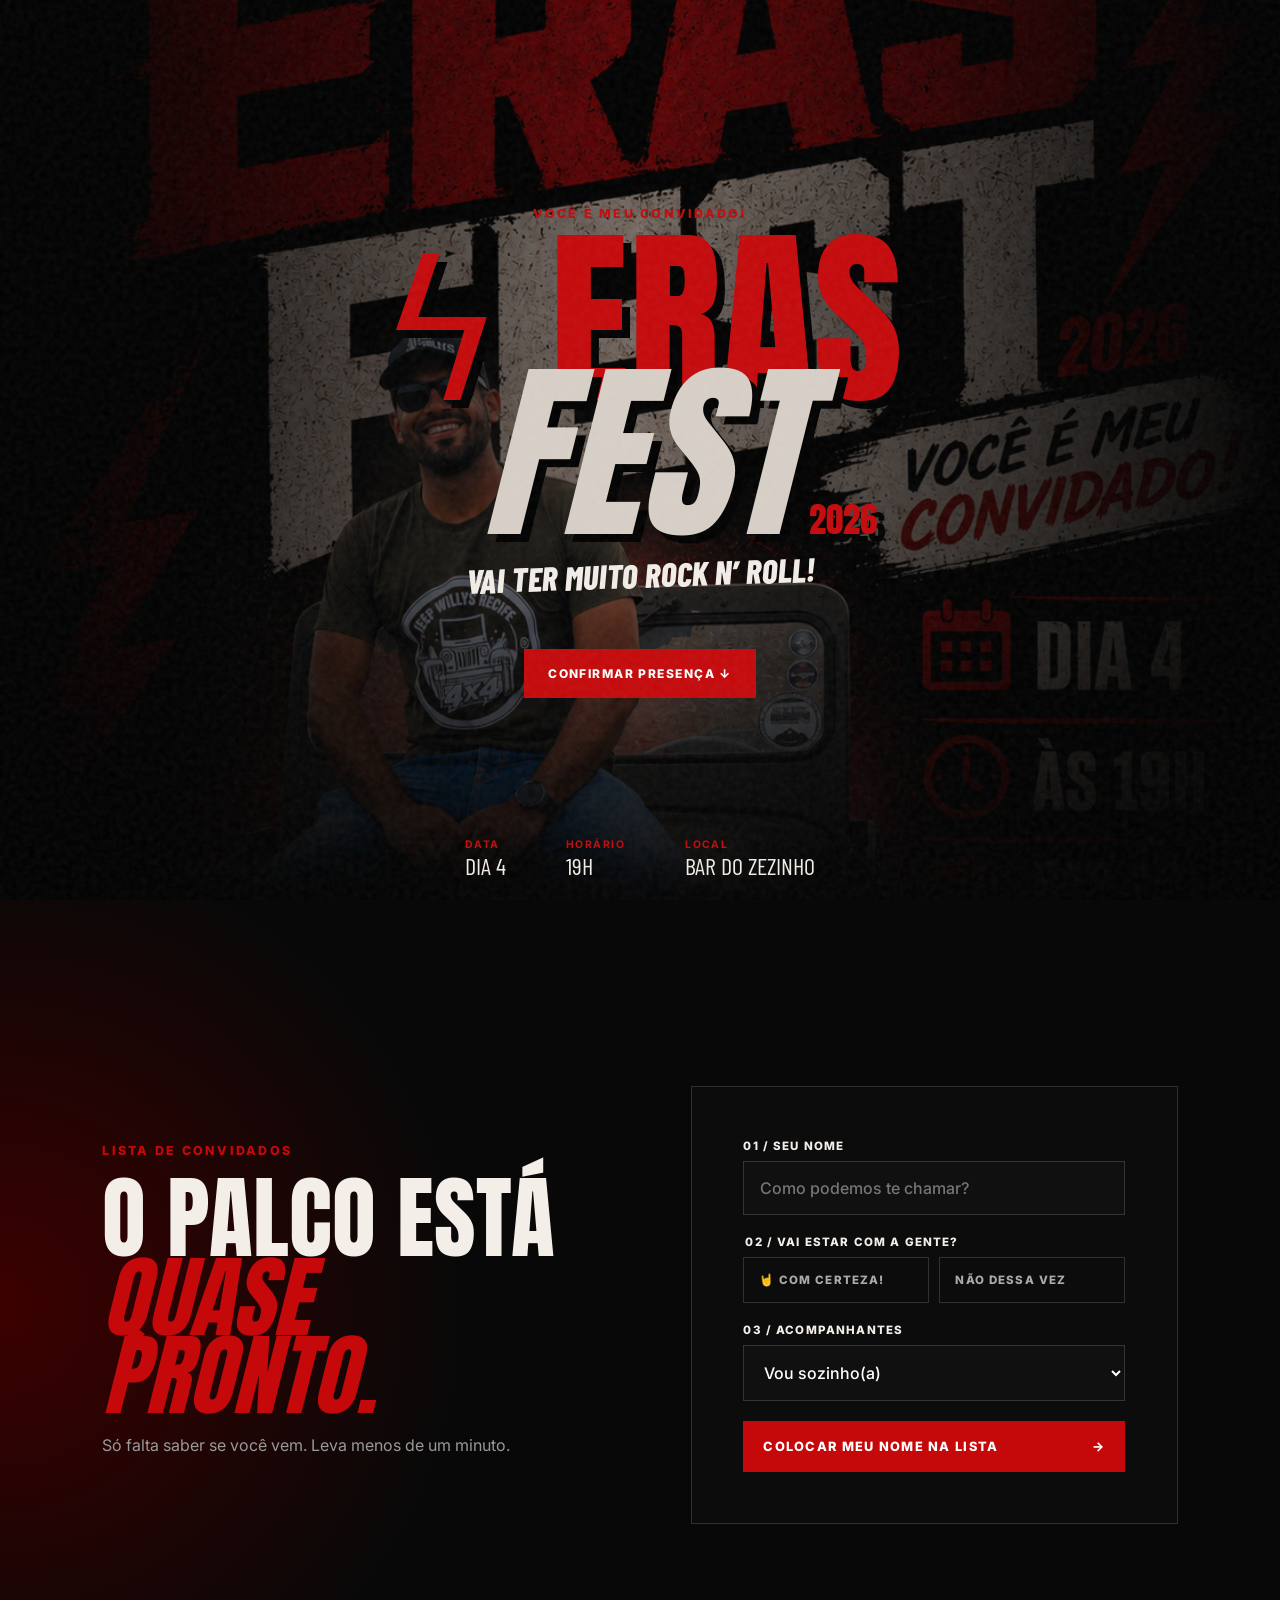
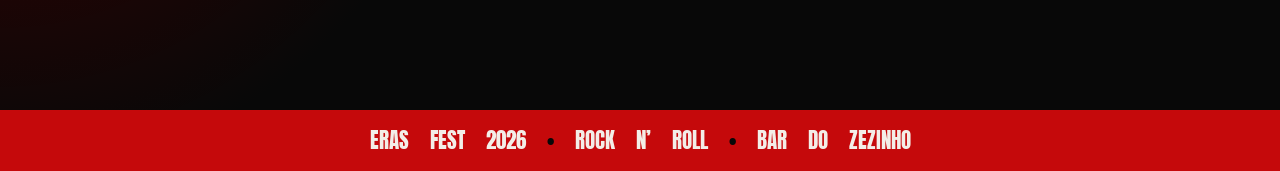
<file: index.html>
﻿<!doctype html><html lang="pt-BR"><head>
  <meta charset="utf-8"><meta name="viewport" content="width=device-width,initial-scale=1"><meta name="theme-color" content="#050505">
  <title>Eras Fest 2026 — Confirme sua presença</title><link rel="preconnect" href="https://fonts.googleapis.com"><link rel="preconnect" href="https://fonts.gstatic.com" crossorigin><link href="https://fonts.googleapis.com/css2?family=Anton&family=Barlow+Condensed:ital,wght@0,500;0,700;0,800;1,800&family=Inter:wght@400;600;700&display=swap" rel="stylesheet"><link rel="stylesheet" href="styles.css">
</head><body class="rsvp rsvp--stage">
  <section class="stage-hero">
    <div class="stage-hero__content"><span class="eyebrow">VOCÊ É MEU CONVIDADO!</span><h1><i>ϟ</i> ERAS<br><em>FEST</em><small>2026</small></h1><p>VAI TER MUITO ROCK N’ ROLL!</p><a href="#confirmar">CONFIRMAR PRESENÇA ↓</a></div>
    <div class="stage-details"><span><small>DATA</small> DIA 4</span><span><small>HORÁRIO</small> 19H</span><span><small>LOCAL</small> BAR DO ZEZINHO</span></div>
  </section>
  <main class="stage-form" id="confirmar">
    <div class="stage-form__intro"><span class="eyebrow">LISTA DE CONVIDADOS</span><h2>O PALCO ESTÁ<br><em>QUASE PRONTO.</em></h2><p>Só falta saber se você vem. Leva menos de um minuto.</p></div>
    <div class="stage-form__card"><form class="rsvp-form" data-rsvp-form>
      <label>01 / SEU NOME<input name="nome" autocomplete="name" placeholder="Como podemos te chamar?" required></label>
      <fieldset><legend>02 / VAI ESTAR COM A GENTE?</legend><div class="choice"><label><input type="radio" name="presenca" value="Sim" required><span>🤘 COM CERTEZA!</span></label><label><input type="radio" name="presenca" value="Não"><span>NÃO DESSA VEZ</span></label></div></fieldset>
      <label>03 / ACOMPANHANTES<select name="acompanhantes"><option value="0">Vou sozinho(a)</option><option value="1">Levo +1</option><option value="2">Levo +2</option><option value="3">Levo +3</option></select></label>
      <button type="submit">COLOCAR MEU NOME NA LISTA <span>→</span></button>
    </form><div class="success" data-success hidden><span>⚡</span><h2>TÁ NA LISTA!</h2><p>Sua resposta foi registrada. Dia 4 a gente faz barulho!</p><button data-reset>ALTERAR RESPOSTA</button></div></div>
  </main><footer class="stage-footer">ERAS FEST 2026 <span>•</span> ROCK N’ ROLL <span>•</span> BAR DO ZEZINHO</footer><script src="app.js"></script>
</body></html>
</file>
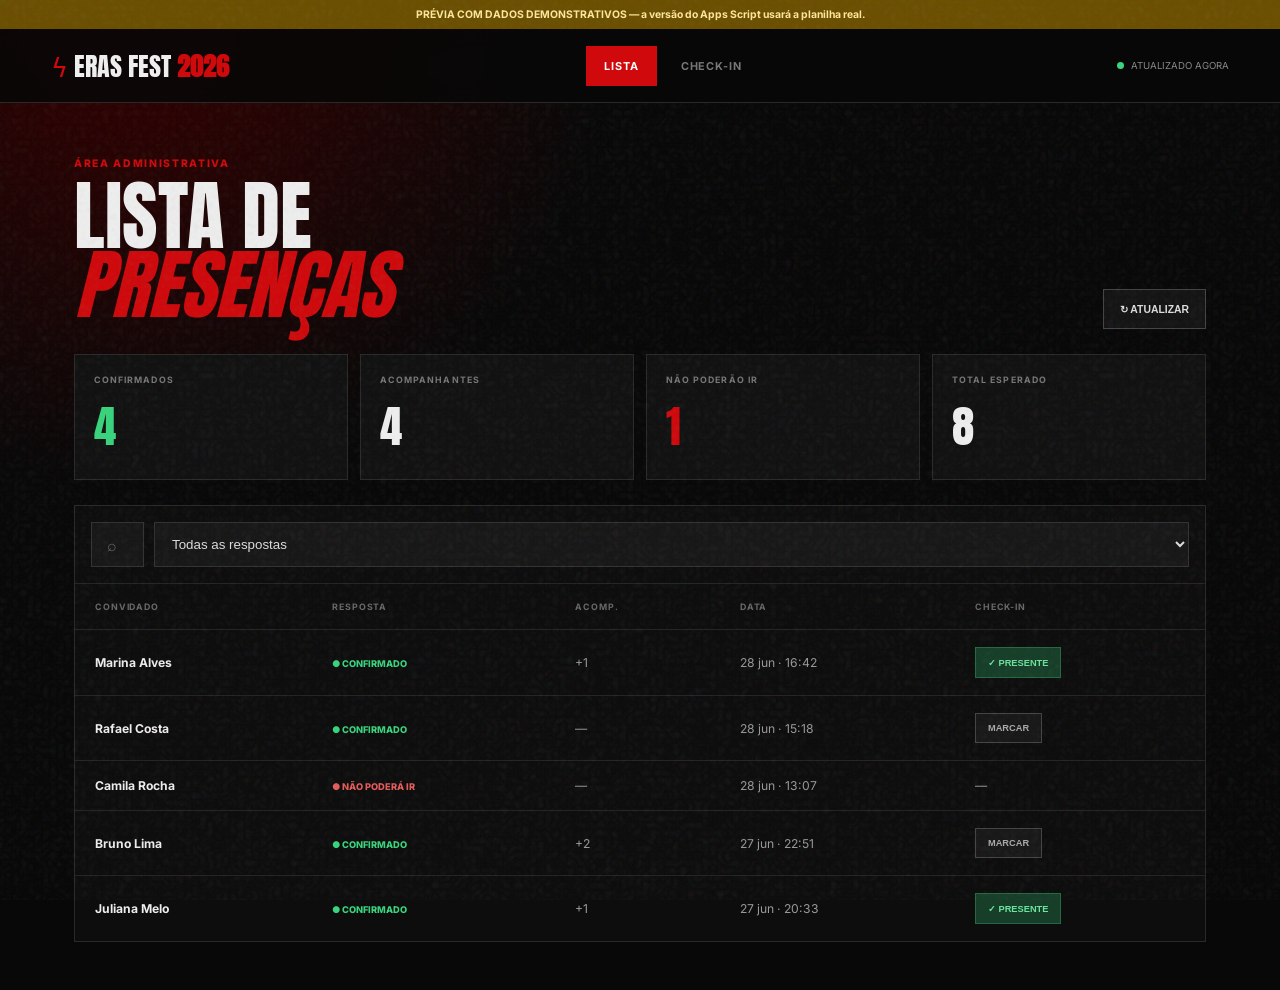
<file: painel-admin.html>
<!doctype html>
<html lang="pt-BR"><head><base target="_top"><meta charset="utf-8"><meta name="viewport" content="width=device-width,initial-scale=1"><title>Painel Eras Fest 2026</title><link rel="preconnect" href="https://fonts.googleapis.com"><link rel="preconnect" href="https://fonts.gstatic.com" crossorigin><link href="https://fonts.googleapis.com/css2?family=Anton&family=Barlow+Condensed:wght@600;700;800&family=Inter:wght@400;600;700&display=swap" rel="stylesheet"><style>
:root{--red:#cf090c;--bg:#080808;--card:#111;--line:#292929;--green:#39d47d;--display:'Anton',Impact,sans-serif;--cond:'Barlow Condensed',Arial,sans-serif;--body:'Inter',Arial,sans-serif}*{box-sizing:border-box}body{margin:0;background:radial-gradient(circle at 10% 0,#350000,transparent 32%),var(--bg);color:#eee;font-family:var(--body);min-height:100vh}body:before{content:"";position:fixed;inset:0;pointer-events:none;opacity:.08;background-image:url("data:image/svg+xml,%3Csvg viewBox='0 0 150 150' xmlns='http://www.w3.org/2000/svg'%3E%3Cfilter id='n'%3E%3CfeTurbulence baseFrequency='.8' numOctaves='3'/%3E%3C/filter%3E%3Crect width='100%25' height='100%25' filter='url(%23n)'/%3E%3C/svg%3E")}.top{height:74px;border-bottom:1px solid var(--line);display:flex;align-items:center;justify-content:space-between;padding:0 clamp(18px,4vw,55px);background:#080808dd;position:sticky;top:0;z-index:5;backdrop-filter:blur(12px)}.brand{font:1.6rem var(--display)}.brand i,.brand b{color:var(--red);font-style:normal}.tabs{display:flex;gap:6px}.tabs button{border:0;background:transparent;color:#777;padding:13px 18px;font:700 .68rem var(--body);letter-spacing:.08em;cursor:pointer}.tabs button.active{color:white;background:var(--red)}.sync{font-size:.6rem;color:#888}.sync i{display:inline-block;width:7px;height:7px;border-radius:50%;background:var(--green);margin-right:7px}.wrap{max-width:1180px;margin:auto;padding:48px 24px}.head{display:flex;justify-content:space-between;align-items:end}.kicker{color:var(--red);font-size:.65rem;font-weight:800;letter-spacing:.16em}.head h1{font:clamp(3rem,6vw,5.8rem)/.9 var(--display);margin:10px 0}.head h1 em{color:var(--red);font-style:italic}.refresh{border:1px solid #444;background:#141414;color:#ddd;padding:13px 16px;font-size:.65rem;font-weight:800;cursor:pointer}.stats{display:grid;grid-template-columns:repeat(4,1fr);gap:12px;margin:25px 0}.stat{border:1px solid var(--line);background:var(--card);padding:19px}.stat span{display:block;color:#777;font-size:.55rem;font-weight:700;letter-spacing:.12em}.stat b{display:block;font:2.8rem var(--display);margin-top:7px}.stat.red b{color:var(--red)}.stat.green b{color:var(--green)}.panel{background:#0d0d0d;border:1px solid var(--line)}.tools{display:flex;gap:10px;padding:16px}.tools label{flex:1;background:#171717;border:1px solid #333;display:flex;align-items:center;padding-left:15px;color:#666}.tools input,.tools select{width:100%;background:#171717;border:1px solid #333;color:#ddd;padding:13px;outline:none}.tools label input{border:0}.table-scroll{overflow:auto}table{width:100%;border-collapse:collapse}th,td{text-align:left;padding:17px 20px;border-top:1px solid #242424;white-space:nowrap}th{font-size:.55rem;color:#686868;letter-spacing:.1em}td{font-size:.76rem;color:#999}td strong{color:#eee}.pill{font-size:.58rem;font-weight:800}.pill.yes{color:var(--green)}.pill.no{color:#e45b5b}.check{border:1px solid #444;background:#181818;color:#aaa;padding:9px 12px;font-size:.58rem;font-weight:800;cursor:pointer}.check.done{background:#163e28;border-color:#246943;color:#6ee39f}.empty{text-align:center;padding:45px;color:#777}.check-head{display:flex;align-items:end;justify-content:space-between;margin-bottom:22px}.check-head h1{font:clamp(3.5rem,7vw,6.5rem)/.85 var(--display);margin:10px 0}.check-head h1 em{color:var(--red);font-style:italic}.clock{text-align:right;font:2.2rem var(--display)}.clock small{display:block;color:var(--green);font:.55rem var(--body);letter-spacing:.1em}.guest-grid{display:grid;gap:8px}.guest{background:#111e;border:1px solid #333;padding:18px 20px;display:flex;align-items:center;justify-content:space-between}.guest div{display:grid}.guest strong{font:1.3rem var(--cond)}.guest small{color:#777;margin-top:4px}.guest.arrived{opacity:.65}.loading{position:fixed;inset:74px 0 0;background:#080808e8;display:grid;place-items:center;z-index:4;font:1.2rem var(--cond);letter-spacing:.12em}.loading[hidden],section[hidden]{display:none}.error{background:#531013;color:#ffb9b9;padding:14px;margin-bottom:15px;font-size:.75rem}.demo{background:#6b4f00;color:#ffe89b;text-align:center;padding:8px;font-size:.65rem;font-weight:700}.demo[hidden]{display:none}
@media(max-width:720px){.top{height:auto;padding:12px 15px;flex-wrap:wrap;gap:8px}.brand{font-size:1.25rem}.sync{display:none}.tabs{order:3;width:100%}.tabs button{flex:1}.wrap{padding:30px 14px}.head{display:block}.refresh{margin-bottom:15px}.stats{grid-template-columns:1fr 1fr}.tools select{display:none}th,td{padding:14px 12px}.hide-mobile{display:none}.check-head{display:block}.clock{text-align:left;margin:20px 0}.guest{padding:16px 14px}.guest .check{max-width:110px;margin-left:10px}}
</style></head><body>
<div class="demo" id="demo" hidden>PRÉVIA COM DADOS DEMONSTRATIVOS — a versão do Apps Script usará a planilha real.</div>
<header class="top"><div class="brand"><i>ϟ</i> ERAS FEST <b>2026</b></div><nav class="tabs"><button class="active" data-tab="lista">LISTA</button><button data-tab="checkin">CHECK-IN</button></nav><div class="sync"><i></i><span id="sync">CARREGANDO DADOS</span></div></header>
<main class="wrap"><div class="error" id="error" hidden></div>
<section id="lista"><div class="head"><div><span class="kicker">ÁREA ADMINISTRATIVA</span><h1>LISTA DE<br><em>PRESENÇAS</em></h1></div><button class="refresh" onclick="carregar()">↻ ATUALIZAR</button></div><div class="stats"><article class="stat green"><span>CONFIRMADOS</span><b id="confirmados">0</b></article><article class="stat"><span>ACOMPANHANTES</span><b id="acompanhantes">0</b></article><article class="stat red"><span>NÃO PODERÃO IR</span><b id="ausencias">0</b></article><article class="stat"><span>TOTAL ESPERADO</span><b id="esperados">0</b></article></div><div class="panel"><div class="tools"><label>⌕<input id="busca" placeholder="Buscar convidado..." oninput="render()"></label><select id="filtro" onchange="render()"><option value="todos">Todas as respostas</option><option value="sim">Somente confirmados</option><option value="nao">Não poderão ir</option></select></div><div class="table-scroll"><table><thead><tr><th>CONVIDADO</th><th>RESPOSTA</th><th>ACOMP.</th><th class="hide-mobile">DATA</th><th>CHECK-IN</th></tr></thead><tbody id="tbody"></tbody></table></div></div></section>
<section id="checkin" hidden><div class="check-head"><div><span class="kicker">PORTARIA · DIA 4</span><h1>QUEM CHEGOU<br><em>PRO ROCK?</em></h1></div><div class="clock" id="clock">--:--<small>CHECK-IN ABERTO</small></div></div><div class="stats"><article class="stat green"><span>PRESENTES</span><b id="presentes">0</b></article><article class="stat"><span>PESSOAS ESPERADAS</span><b id="checkEsperados">0</b></article><article class="stat red"><span>AGUARDANDO</span><b id="aguardando">0</b></article><article class="stat"><span>PROGRESSO</span><b id="progresso">0%</b></article></div><div class="tools"><label>⌕<input id="buscaCheck" placeholder="Digite o nome do convidado..." oninput="renderCheckin()"></label></div><div class="guest-grid" id="guests"></div></section></main><div class="loading" id="loading">CARREGANDO A LISTA...</div>
<script>
let dados=[];const demo=[{linha:2,nome:'Marina Alves',presenca:'Sim',acompanhantes:1,data:'28 jun · 16:42',checkin:true},{linha:3,nome:'Rafael Costa',presenca:'Sim',acompanhantes:0,data:'28 jun · 15:18',checkin:false},{linha:4,nome:'Camila Rocha',presenca:'Não',acompanhantes:0,data:'28 jun · 13:07',checkin:false},{linha:5,nome:'Bruno Lima',presenca:'Sim',acompanhantes:2,data:'27 jun · 22:51',checkin:false},{linha:6,nome:'Juliana Melo',presenca:'Sim',acompanhantes:1,data:'27 jun · 20:33',checkin:true}];
const $=id=>document.getElementById(id);function esc(v){return String(v??'').replace(/[&<>"']/g,c=>({'&':'&amp;','<':'&lt;','>':'&gt;','"':'&quot;',"'":'&#039;'}[c]))}function sim(r){return String(r.presenca).toLowerCase().startsWith('s')}
function carregar(){ $('loading').hidden=false;$('error').hidden=true;if(window.google?.script?.run){google.script.run.withSuccessHandler(res=>{dados=res;fimCarga()}).withFailureHandler(err=>{erro(err.message||err);fimCarga()}).getDados()}else{dados=demo;$('demo').hidden=false;setTimeout(fimCarga,250)}}function fimCarga(){$('loading').hidden=true;$('sync').textContent='ATUALIZADO AGORA';render();renderCheckin()}
function erro(msg){$('error').textContent=msg;$('error').hidden=false}
function totais(){const conf=dados.filter(sim),ac=conf.reduce((s,r)=>s+Number(r.acompanhantes||0),0),pres=conf.filter(r=>r.checkin).reduce((s,r)=>s+1+Number(r.acompanhantes||0),0),esp=conf.length+ac;return{conf,ac,pres,esp,aus:dados.length-conf.length}}
function render(){const t=totais();$('confirmados').textContent=t.conf.length;$('acompanhantes').textContent=t.ac;$('ausencias').textContent=t.aus;$('esperados').textContent=t.esp;const q=$('busca').value.toLowerCase(),f=$('filtro').value;const rows=dados.filter(r=>r.nome.toLowerCase().includes(q)&&(f==='todos'||(f==='sim'&&sim(r))||(f==='nao'&&!sim(r))));$('tbody').innerHTML=rows.length?rows.map(r=>`<tr><td><strong>${esc(r.nome)}</strong></td><td><span class="pill ${sim(r)?'yes':'no'}">● ${sim(r)?'CONFIRMADO':'NÃO PODERÁ IR'}</span></td><td>${r.acompanhantes?`+${r.acompanhantes}`:'—'}</td><td class="hide-mobile">${esc(r.data)}</td><td>${sim(r)?`<button class="check ${r.checkin?'done':''}" onclick="marcar(${r.linha},${!r.checkin})">${r.checkin?'✓ PRESENTE':'MARCAR'}</button>`:'—'}</td></tr>`).join(''):'<tr><td colspan="5" class="empty">Nenhum convidado encontrado.</td></tr>'}
function renderCheckin(){const t=totais(),q=$('buscaCheck').value.toLowerCase();$('presentes').textContent=t.pres;$('checkEsperados').textContent=t.esp;$('aguardando').textContent=Math.max(0,t.esp-t.pres);$('progresso').textContent=t.esp?Math.round(t.pres/t.esp*100)+'%':'0%';const rows=t.conf.filter(r=>r.nome.toLowerCase().includes(q)).sort((a,b)=>Number(b.checkin)-Number(a.checkin));$('guests').innerHTML=rows.map(r=>`<article class="guest ${r.checkin?'arrived':''}"><div><strong>${esc(r.nome)}</strong><small>${1+Number(r.acompanhantes||0)} pessoa(s) · ${r.checkin?'já chegou':'confirmado'}</small></div><button class="check ${r.checkin?'done':''}" onclick="marcar(${r.linha},${!r.checkin})">${r.checkin?'✓ PRESENTE':'MARCAR CHEGADA'}</button></article>`).join('')}
function marcar(linha,valor){const r=dados.find(x=>x.linha===linha);if(!r)return;r.checkin=valor;render();renderCheckin();if(window.google?.script?.run){google.script.run.withFailureHandler(err=>{r.checkin=!valor;render();renderCheckin();erro(err.message||err)}).registrarCheckin(linha,valor)}}
document.querySelectorAll('[data-tab]').forEach(b=>b.onclick=()=>{document.querySelectorAll('[data-tab]').forEach(x=>x.classList.toggle('active',x===b));$('lista').hidden=b.dataset.tab!=='lista';$('checkin').hidden=b.dataset.tab!=='checkin'});setInterval(()=>{$('clock').firstChild.nodeValue=new Date().toLocaleTimeString('pt-BR',{hour:'2-digit',minute:'2-digit'})},1000);carregar();
</script></body></html>
</file>
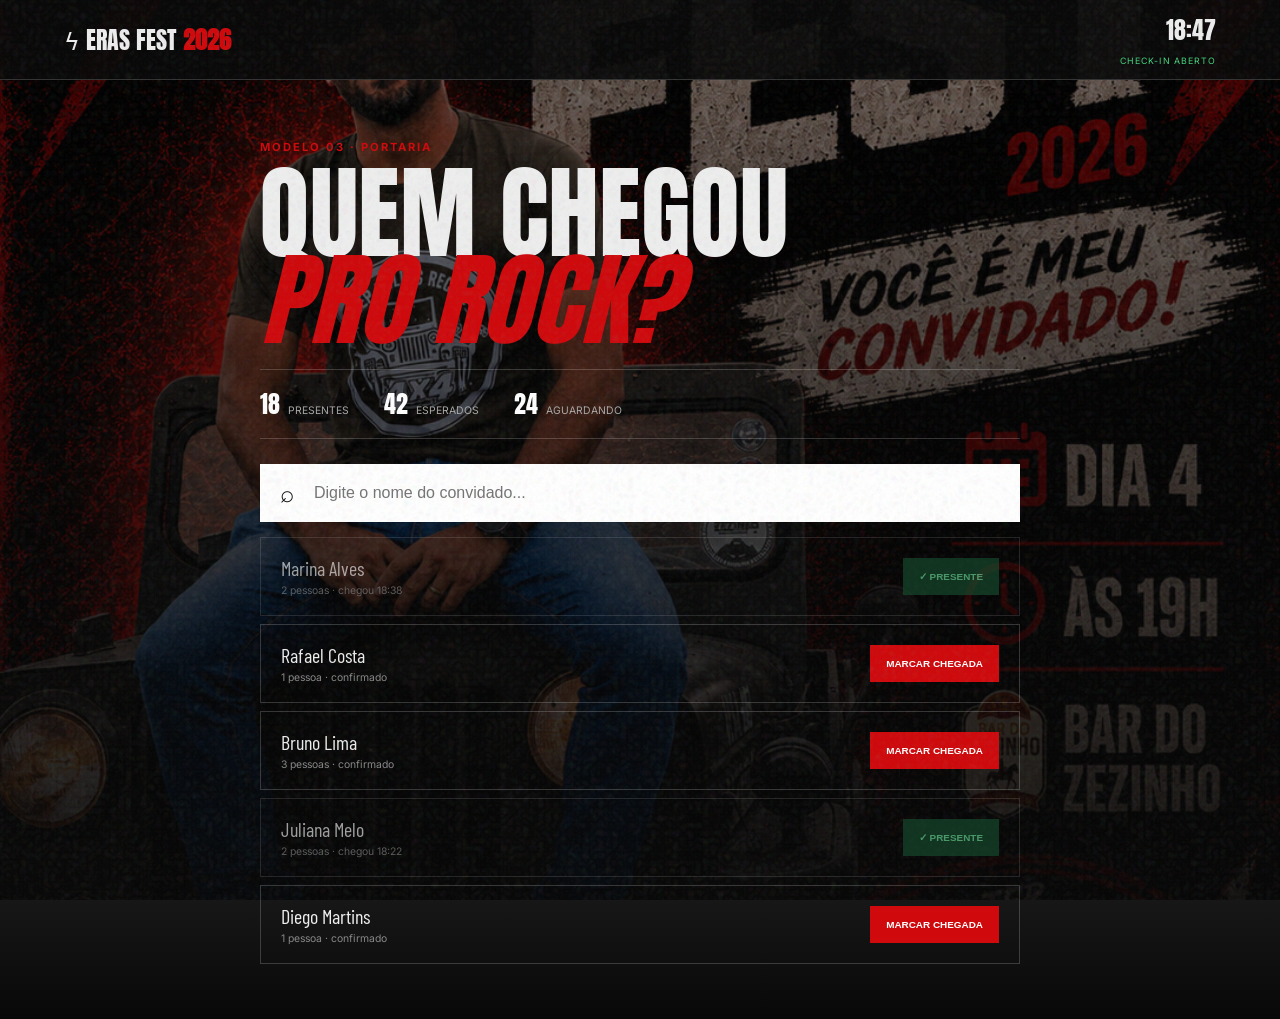
<file: painel-checkin.html>
<!doctype html><html lang="pt-BR"><head><meta charset="utf-8"><meta name="viewport" content="width=device-width,initial-scale=1"><title>Check-in — Eras Fest</title><link rel="preconnect" href="https://fonts.googleapis.com"><link rel="preconnect" href="https://fonts.gstatic.com" crossorigin><link href="https://fonts.googleapis.com/css2?family=Anton&family=Barlow+Condensed:wght@600;700;800&family=Inter:wght@400;600;700&display=swap" rel="stylesheet"><link rel="stylesheet" href="painel.css"></head><body class="check-page"><header><a href="painel-modelos.html">ϟ ERAS FEST <b>2026</b></a><div><span>18:47</span><small>CHECK-IN ABERTO</small></div></header><main><span class="kicker">MODELO 03 · PORTARIA</span><h1>QUEM CHEGOU<br><em>PRO ROCK?</em></h1><div class="check-summary"><span><b>18</b> presentes</span><span><b>42</b> esperados</span><span><b>24</b> aguardando</span></div><label class="check-search">⌕<input placeholder="Digite o nome do convidado..."></label><section class="guest-list"><article class="arrived"><div><b>Marina Alves</b><span>2 pessoas · chegou 18:38</span></div><button>✓ PRESENTE</button></article><article><div><b>Rafael Costa</b><span>1 pessoa · confirmado</span></div><button>MARCAR CHEGADA</button></article><article><div><b>Bruno Lima</b><span>3 pessoas · confirmado</span></div><button>MARCAR CHEGADA</button></article><article class="arrived"><div><b>Juliana Melo</b><span>2 pessoas · chegou 18:22</span></div><button>✓ PRESENTE</button></article><article><div><b>Diego Martins</b><span>1 pessoa · confirmado</span></div><button>MARCAR CHEGADA</button></article></section></main></body></html>
</file>
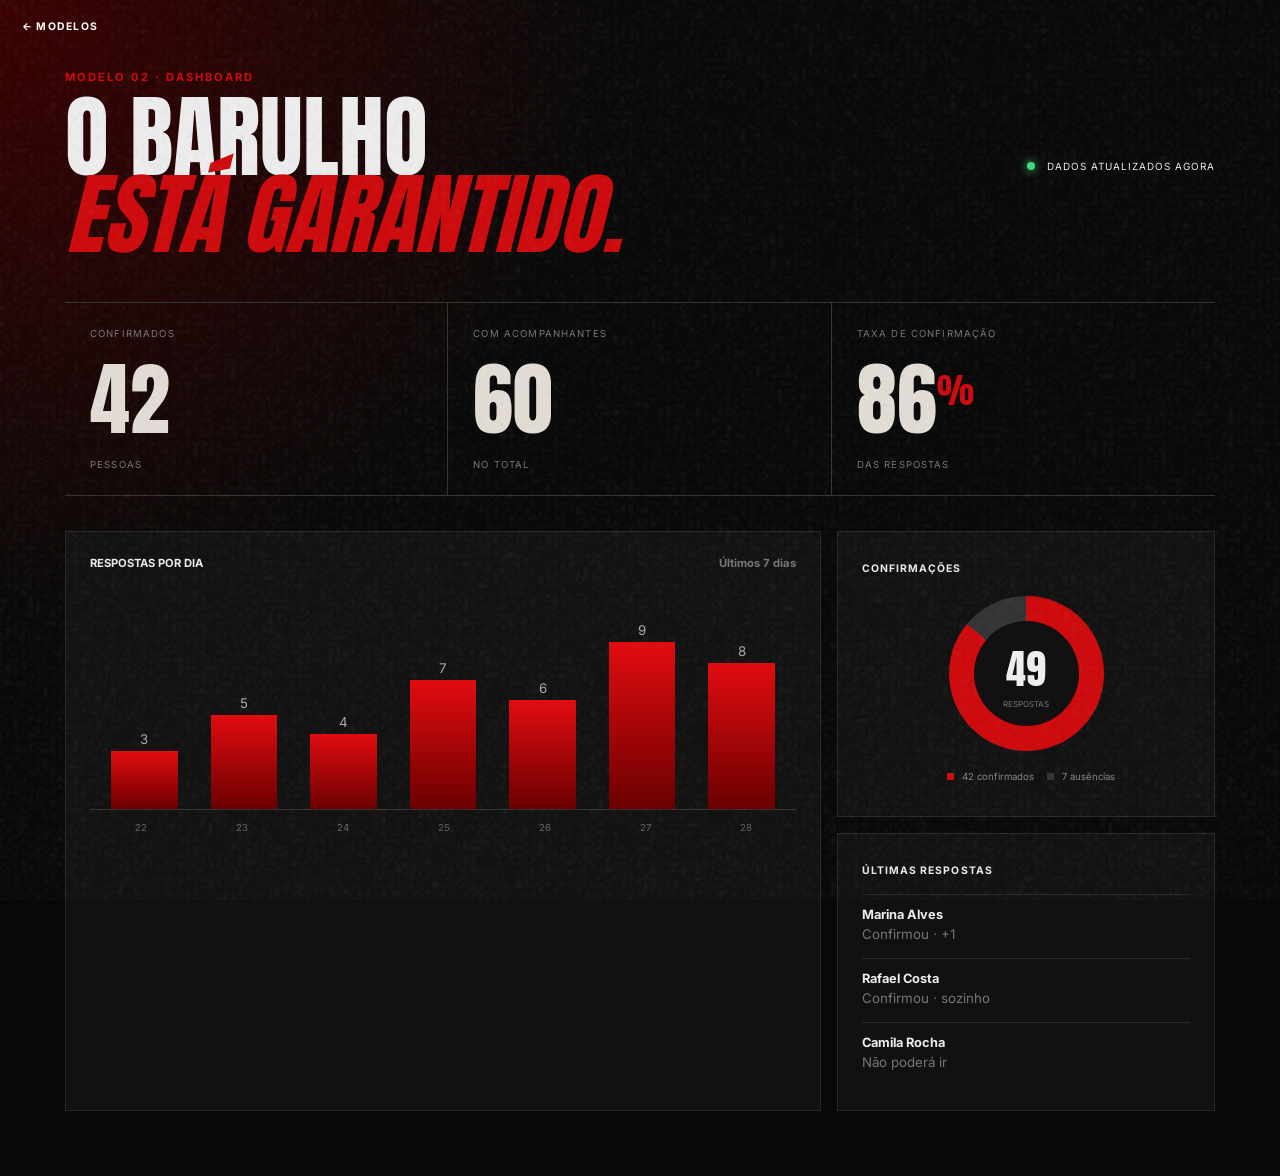
<file: painel-dashboard.html>
<!doctype html><html lang="pt-BR"><head><meta charset="utf-8"><meta name="viewport" content="width=device-width,initial-scale=1"><title>Dashboard — Eras Fest</title><link rel="preconnect" href="https://fonts.googleapis.com"><link rel="preconnect" href="https://fonts.gstatic.com" crossorigin><link href="https://fonts.googleapis.com/css2?family=Anton&family=Barlow+Condensed:wght@600;700;800&family=Inter:wght@400;600;700&display=swap" rel="stylesheet"><link rel="stylesheet" href="painel.css"></head><body class="dash-page"><a class="models-back" href="painel-modelos.html">← MODELOS</a><main><header><div><span class="kicker">MODELO 02 · DASHBOARD</span><h1>O BARULHO<br><em>ESTÁ GARANTIDO.</em></h1></div><div class="live"><i></i> DADOS ATUALIZADOS AGORA</div></header><section class="big-numbers"><article><span>CONFIRMADOS</span><strong>42</strong><small>PESSOAS</small></article><article><span>COM ACOMPANHANTES</span><strong>60</strong><small>NO TOTAL</small></article><article><span>TAXA DE CONFIRMAÇÃO</span><strong>86<sup>%</sup></strong><small>DAS RESPOSTAS</small></article></section><section class="dash-grid"><article class="chart-card"><div><span>RESPOSTAS POR DIA</span><b>Últimos 7 dias</b></div><div class="bars"><i style="height:28%"><small>3</small></i><i style="height:45%"><small>5</small></i><i style="height:36%"><small>4</small></i><i style="height:62%"><small>7</small></i><i style="height:52%"><small>6</small></i><i style="height:80%"><small>9</small></i><i style="height:70%"><small>8</small></i></div><footer><span>22</span><span>23</span><span>24</span><span>25</span><span>26</span><span>27</span><span>28</span></footer></article><article class="donut-card"><span>CONFIRMAÇÕES</span><div class="donut"><b>49<small>RESPOSTAS</small></b></div><p><i></i> 42 confirmados <i></i> 7 ausências</p></article><article class="latest"><span>ÚLTIMAS RESPOSTAS</span><p><b>Marina Alves</b><small>Confirmou · +1</small></p><p><b>Rafael Costa</b><small>Confirmou · sozinho</small></p><p><b>Camila Rocha</b><small>Não poderá ir</small></p></article></section></main></body></html>
</file>
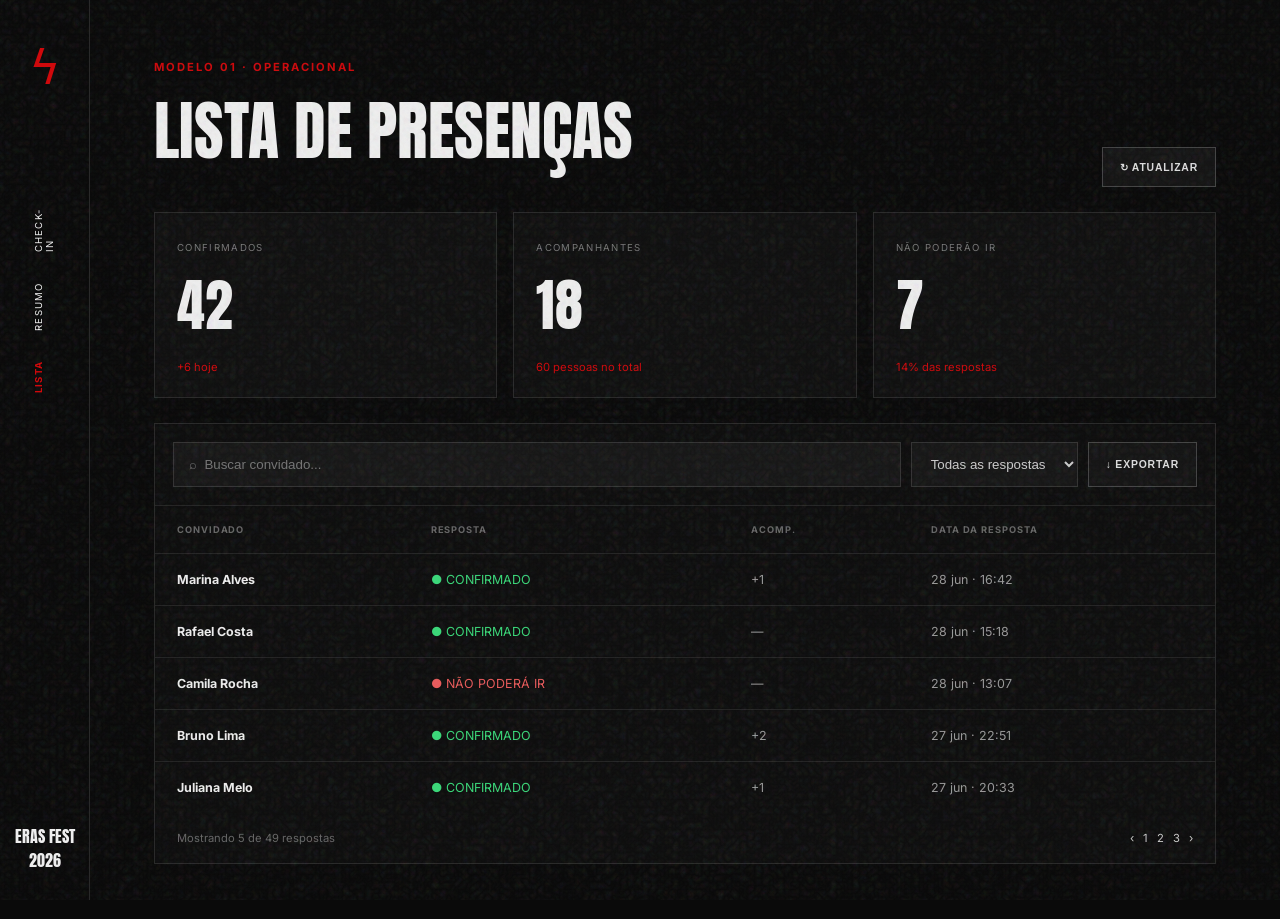
<file: painel-lista.html>
<!doctype html><html lang="pt-BR"><head><meta charset="utf-8"><meta name="viewport" content="width=device-width,initial-scale=1"><title>Lista de Presenças — Eras Fest</title><link rel="preconnect" href="https://fonts.googleapis.com"><link rel="preconnect" href="https://fonts.gstatic.com" crossorigin><link href="https://fonts.googleapis.com/css2?family=Anton&family=Barlow+Condensed:wght@600;700;800&family=Inter:wght@400;600;700&display=swap" rel="stylesheet"><link rel="stylesheet" href="painel.css"></head><body class="admin-page"><aside class="admin-side"><a href="painel-modelos.html">ϟ</a><nav><b>LISTA</b><span>RESUMO</span><span>CHECK-IN</span></nav><small>ERAS FEST<br>2026</small></aside><main class="admin-main"><header><div><span class="kicker">MODELO 01 · OPERACIONAL</span><h1>LISTA DE PRESENÇAS</h1></div><button>↻ ATUALIZAR</button></header><section class="stats"><article><small>CONFIRMADOS</small><strong>42</strong><i>+6 hoje</i></article><article><small>ACOMPANHANTES</small><strong>18</strong><i>60 pessoas no total</i></article><article><small>NÃO PODERÃO IR</small><strong>7</strong><i>14% das respostas</i></article></section><section class="table-card"><div class="table-tools"><input placeholder="⌕  Buscar convidado..."><select><option>Todas as respostas</option><option>Confirmados</option><option>Não poderão ir</option></select><button>↓ EXPORTAR</button></div><div class="table-wrap"><table><thead><tr><th>CONVIDADO</th><th>RESPOSTA</th><th>ACOMP.</th><th>DATA DA RESPOSTA</th></tr></thead><tbody><tr><td><b>Marina Alves</b></td><td><span class="yes">● CONFIRMADO</span></td><td>+1</td><td>28 jun · 16:42</td></tr><tr><td><b>Rafael Costa</b></td><td><span class="yes">● CONFIRMADO</span></td><td>—</td><td>28 jun · 15:18</td></tr><tr><td><b>Camila Rocha</b></td><td><span class="no">● NÃO PODERÁ IR</span></td><td>—</td><td>28 jun · 13:07</td></tr><tr><td><b>Bruno Lima</b></td><td><span class="yes">● CONFIRMADO</span></td><td>+2</td><td>27 jun · 22:51</td></tr><tr><td><b>Juliana Melo</b></td><td><span class="yes">● CONFIRMADO</span></td><td>+1</td><td>27 jun · 20:33</td></tr></tbody></table></div><footer>Mostrando 5 de 49 respostas <span>‹ &nbsp; 1 &nbsp; 2 &nbsp; 3 &nbsp; ›</span></footer></section></main></body></html>
</file>
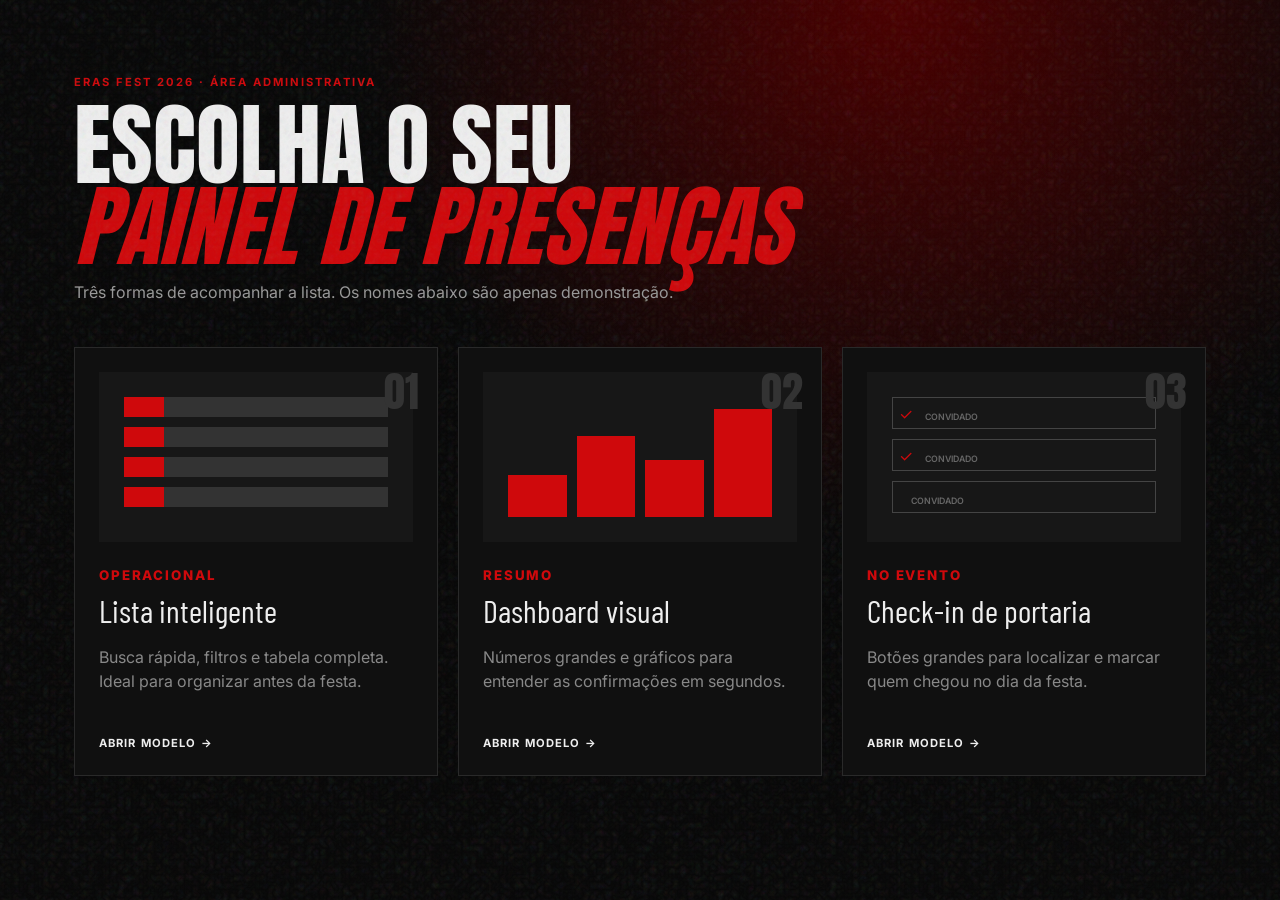
<file: painel-modelos.html>
<!doctype html><html lang="pt-BR"><head><meta charset="utf-8"><meta name="viewport" content="width=device-width,initial-scale=1"><title>Modelos do Painel — Eras Fest</title><link rel="preconnect" href="https://fonts.googleapis.com"><link rel="preconnect" href="https://fonts.gstatic.com" crossorigin><link href="https://fonts.googleapis.com/css2?family=Anton&family=Barlow+Condensed:wght@600;700;800&family=Inter:wght@400;600;700&display=swap" rel="stylesheet"><link rel="stylesheet" href="painel.css"></head>
<body class="choose-admin"><main><span class="kicker">ERAS FEST 2026 · ÁREA ADMINISTRATIVA</span><h1>ESCOLHA O SEU<br><em>PAINEL DE PRESENÇAS</em></h1><p class="intro">Três formas de acompanhar a lista. Os nomes abaixo são apenas demonstração.</p><section class="admin-models">
<a href="painel-lista.html" class="admin-model"><span class="num">01</span><div class="mini mini-list"><i></i><i></i><i></i><i></i></div><small>OPERACIONAL</small><h2>Lista inteligente</h2><p>Busca rápida, filtros e tabela completa. Ideal para organizar antes da festa.</p><b>ABRIR MODELO →</b></a>
<a href="painel-dashboard.html" class="admin-model"><span class="num">02</span><div class="mini mini-dash"><i></i><i></i><i></i><i></i></div><small>RESUMO</small><h2>Dashboard visual</h2><p>Números grandes e gráficos para entender as confirmações em segundos.</p><b>ABRIR MODELO →</b></a>
<a href="painel-checkin.html" class="admin-model"><span class="num">03</span><div class="mini mini-check"><i>✓</i><i>✓</i><i></i></div><small>NO EVENTO</small><h2>Check-in de portaria</h2><p>Botões grandes para localizar e marcar quem chegou no dia da festa.</p><b>ABRIR MODELO →</b></a>
</section></main></body></html>
</file>
<file: styles.css>
:root{--red:#c5090b;--red2:#780000;--black:#070707;--paper:#d9d0c7;--white:#f3eee8;--muted:#aaa29c;--display:'Anton',Impact,sans-serif;--cond:'Barlow Condensed',Arial,sans-serif;--body:'Inter',Arial,sans-serif}*{box-sizing:border-box}html{scroll-behavior:smooth}body{margin:0;background:var(--black);color:var(--white);font-family:var(--body)}body:before{content:"";position:fixed;inset:0;pointer-events:none;opacity:.16;z-index:10;background-image:url("data:image/svg+xml,%3Csvg viewBox='0 0 180 180' xmlns='http://www.w3.org/2000/svg'%3E%3Cfilter id='n'%3E%3CfeTurbulence type='fractalNoise' baseFrequency='.8' numOctaves='3' stitchTiles='stitch'/%3E%3C/filter%3E%3Crect width='100%25' height='100%25' filter='url(%23n)' opacity='.42'/%3E%3C/svg%3E")}.eyebrow{font:800 .78rem var(--body);letter-spacing:.18em;color:var(--red)}.back{position:fixed;z-index:20;top:20px;left:22px;color:white;text-decoration:none;font:700 .72rem var(--body);letter-spacing:.12em;background:#090909cc;border:1px solid #ffffff30;padding:12px 15px;backdrop-filter:blur(8px)}em{font-style:italic;color:var(--red)}
/* escolha */.showcase{min-height:100vh;padding:70px clamp(20px,5vw,80px) 35px;background:radial-gradient(circle at 65% 0,#470000 0,transparent 38%),#080808}.showcase__header{max-width:1150px;margin:0 auto 45px}.showcase__header h1{font:400 clamp(3.3rem,8vw,7.5rem)/.88 var(--display);letter-spacing:-.025em;margin:14px 0 22px}.showcase__header p{max-width:600px;color:#b9b2ad;font:500 1.15rem/1.5 var(--cond)}.model-grid{display:grid;grid-template-columns:repeat(3,1fr);gap:22px;max-width:1150px;margin:auto}.model-card{position:relative;color:inherit;text-decoration:none;border:1px solid #ffffff20;background:#111;transition:.3s;overflow:hidden}.model-card:hover{transform:translateY(-8px);border-color:var(--red);box-shadow:0 20px 45px #000}.model-card__number{position:absolute;z-index:2;right:14px;top:10px;font:2.7rem var(--display);color:#ffffff25}.model-card__preview{height:250px;display:flex;align-items:center;justify-content:center;text-align:center;overflow:hidden}.model-card__preview span{font:2.5rem/.95 var(--display);transform:rotate(-4deg);text-shadow:4px 4px #000}.model-card--split .model-card__preview{background:linear-gradient(90deg,#0003,#0009),url('Flyer_Eras_Fest_2026-quadrado.png') center/cover}.model-card--ticket .model-card__preview{background:radial-gradient(circle,#e12b2b,#690000);clip-path:polygon(0 8%,100% 0,100% 92%,0 100%)}.model-card--ticket .model-card__preview span{border:5px solid #ddd0c5;padding:25px;color:#ddd0c5}.model-card--stage .model-card__preview{background:linear-gradient(#0006,#000),url('Flyer_Eras_Fest_2026-Story.png') center 25%/cover}.model-card--stage .model-card__preview b{color:var(--red)}.model-card__body{padding:24px}.model-card__body small{color:var(--red);font-weight:800;letter-spacing:.16em}.model-card__body h2{font:1.8rem var(--cond);margin:6px 0}.model-card__body p{color:#999;line-height:1.5;min-height:68px}.model-card__body strong{display:flex;justify-content:space-between;margin-top:22px;font:.8rem var(--body);letter-spacing:.1em}.model-card__body strong span{color:var(--red);font-size:1.2rem}.showcase__footer{max-width:1150px;margin:45px auto 0;color:#777;font:700 .8rem var(--body);letter-spacing:.15em}.showcase__footer i{display:inline-block;width:25px;height:1px;background:var(--red);margin:0 14px;vertical-align:middle}
/* componentes */.rsvp-form{display:grid;gap:20px}.rsvp-form label,.rsvp-form legend{font:800 .72rem var(--body);letter-spacing:.1em}.rsvp-form input,.rsvp-form select{display:block;width:100%;margin-top:8px;padding:16px;background:#101010;border:1px solid #ffffff27;color:white;font:500 1rem var(--body);outline:none;border-radius:0}.rsvp-form input:focus,.rsvp-form select:focus{border-color:var(--red)}fieldset{border:0;padding:0;margin:0}.choice{display:grid;grid-template-columns:1fr 1fr;gap:10px;margin-top:8px}.choice label{cursor:pointer}.choice input{position:absolute;opacity:0;width:1px}.choice span{height:100%;display:flex;align-items:center;padding:15px;border:1px solid #ffffff27;color:#aaa;transition:.2s}.choice input:checked+span{background:var(--red);border-color:var(--red);color:white}.choice--stack{grid-template-columns:1fr}.rsvp-form button,.success button{border:0;background:var(--red);color:white;padding:18px 20px;font:800 .8rem var(--body);letter-spacing:.1em;cursor:pointer;display:flex;justify-content:space-between}.rsvp-form button:hover{background:#ed0b0e}.rsvp-form button:disabled{opacity:.6}.form-note{text-align:center;color:#696969;font-size:.68rem}.success{text-align:center;padding:35px 10px}.success>span{font-size:3rem}.success h2{font:2.5rem var(--display);margin:15px 0 5px}.success p{color:#aaa}.success button{margin:22px auto 0;background:transparent;border:1px solid #ffffff40;display:block}
/* modelo 1 */.impact-shell{min-height:100vh;display:grid;grid-template-columns:minmax(380px,48%) 1fr}.impact-art{position:sticky;top:0;height:100vh;background:url('Flyer_Eras_Fest_2026-Story.png') center/cover no-repeat}.impact-art:after{content:"";position:absolute;inset:0;background:linear-gradient(90deg,transparent 70%,#080808)}.impact-art__tag{display:none}.impact-content{align-self:center;max-width:650px;padding:70px clamp(35px,6vw,100px)}.brand-mini{font:2rem var(--display);margin-bottom:65px}.brand-mini span,.brand-mini b{color:var(--red)}.impact-content h1{font:clamp(4rem,8vw,7.6rem)/.82 var(--display);margin:16px 0 20px}.lead{color:#aaa;line-height:1.6;max-width:500px}.event-strip{display:flex;border-block:1px solid #ffffff20;margin:30px 0;padding:15px 0;gap:30px}.event-strip span{font:700 .65rem var(--body);color:#777;display:grid;gap:4px}.event-strip b{font:1.2rem var(--cond);color:white}
/* modelo 2 */.rsvp--ticket{min-height:100vh;background:radial-gradient(circle at 50% 20%,#b00000,#310000 50%,#080808)}.ticket-page{min-height:100vh;display:grid;place-content:center;padding:80px 25px}.ticket-page>header{text-align:center;margin-bottom:28px}.ticket-page h1{font:clamp(3.7rem,7vw,6rem)/.9 var(--display);margin:12px 0}.ticket-page header p{color:#d0aaa5}.ticket{width:min(980px,94vw);display:grid;grid-template-columns:40% 60%;filter:drop-shadow(0 25px 35px #0008)}.ticket__art{min-height:520px;padding:45px;position:relative;background:linear-gradient(#0002,#000b),url('Flyer_Eras_Fest_2026-quadrado.png') center/cover;color:white;display:flex;flex-direction:column;justify-content:space-between}.ticket__art:before,.ticket__form:before{content:"";position:absolute;width:28px;height:28px;border-radius:50%;background:#480000;top:-14px}.ticket__art:before{right:-14px}.ticket__logo span{font:4rem var(--display);color:var(--red)}.ticket__logo b,.ticket__logo strong{display:block;font:4.8rem/.75 var(--display)}.ticket__logo strong{color:var(--red)}.ticket__logo small{font:1.5rem var(--display)}.ticket__art>p{font:1.6rem/1 var(--cond)}.ticket__art>p b{color:#f22527;font-size:2rem}.ticket__form{position:relative;background:#d5cdc3;color:#151515;padding:38px 45px}.ticket__form:before{left:-14px}.ticket__form:after{content:"";position:absolute;left:-1px;top:16px;bottom:16px;border-left:2px dashed #625b55}.ticket__top,.ticket__bottom{display:flex;justify-content:space-between;font:.7rem var(--body);letter-spacing:.13em}.ticket__form .rsvp-form{margin:35px 0}.ticket__form .rsvp-form input,.ticket__form .rsvp-form select{background:transparent;color:#111;border-color:#776e66}.ticket__form .choice span{border-color:#776e66;color:#49413b}.ticket__form .success p{color:#554d47}.ticket__bottom{border-top:1px solid #8d847c;padding-top:20px;gap:15px}.ticket__bottom span{display:grid;gap:4px}.ticket__bottom b{font:1rem var(--cond);letter-spacing:0}
/* modelo 3 */.stage-hero{min-height:100svh;position:relative;display:grid;place-items:center;background:linear-gradient(90deg,#000 0,#0007 50%,#000 100%),linear-gradient(0deg,#070707 0,transparent 35%),url('Flyer_Eras_Fest_2026-Story.png') center 28%/cover;background-attachment:fixed;text-align:center}.stage-hero__content{padding:90px 20px}.stage-hero h1{position:relative;font:clamp(5.5rem,16vw,12rem)/.7 var(--display);margin:30px 0;color:var(--red);text-shadow:8px 8px #000}.stage-hero h1 i{font-style:normal}.stage-hero h1 em{color:#d8d0c8}.stage-hero h1 small{position:absolute;font-size:.18em;bottom:-.3em;margin-left:8px}.stage-hero__content p{font:italic 800 clamp(1.2rem,3vw,2.1rem) var(--cond);transform:rotate(-2deg)}.stage-hero__content>a{display:inline-block;color:white;text-decoration:none;background:var(--red);padding:17px 24px;margin-top:20px;font:800 .75rem var(--body);letter-spacing:.12em}.stage-details{position:absolute;bottom:20px;display:flex;gap:60px;text-align:left}.stage-details span{font:1.5rem var(--cond)}.stage-details small{display:block;color:var(--red);font:700 .65rem var(--body);letter-spacing:.14em}.stage-form{min-height:90vh;display:grid;grid-template-columns:1fr 1fr;gap:8vw;align-items:center;padding:100px max(25px,8vw);background:radial-gradient(circle at 0 50%,#3c0000,transparent 35%),#080808}.stage-form__intro h2{font:clamp(3.5rem,7vw,6.8rem)/.88 var(--display);margin:20px 0}.stage-form__intro p{color:#999}.stage-form__card{border:1px solid #ffffff25;padding:clamp(25px,4vw,55px);background:#0c0c0c}.stage-footer{overflow:hidden;white-space:nowrap;background:var(--red);padding:15px;text-align:center;font:1.3rem var(--display);word-spacing:1rem}.stage-footer span{color:#080808}
@media(max-width:850px){.model-grid{grid-template-columns:1fr}.model-card{display:grid;grid-template-columns:44% 1fr}.model-card__preview{height:auto;min-height:250px}.model-card__body p{min-height:0}.impact-shell{display:block}.impact-art{position:relative;height:62vh}.impact-art:after{background:linear-gradient(0deg,#080808,transparent 45%)}.impact-content{padding-top:30px}.brand-mini{margin-bottom:35px}.ticket{grid-template-columns:1fr}.ticket__art{min-height:280px}.ticket__logo b,.ticket__logo strong{font-size:3rem}.ticket__form:after,.ticket__art:before,.ticket__form:before{display:none}.stage-form{grid-template-columns:1fr}.stage-form__intro{text-align:center}}
@media(max-width:560px){.back{top:12px;left:12px;padding:9px;font-size:.6rem}.showcase{padding:55px 16px 30px}.showcase__header h1{font-size:3.5rem}.model-card{display:block}.model-card__preview{height:210px}.impact-art{height:56vh;background-position:center top}.impact-content{padding:30px 20px 55px}.impact-content h1{font-size:4.3rem}.event-strip{gap:18px}.choice{grid-template-columns:1fr}.ticket-page{padding:70px 12px}.ticket{width:100%}.ticket__form{padding:30px 22px}.ticket__art{min-height:240px;padding:28px}.ticket__bottom b{font-size:.8rem}.stage-hero{background-attachment:scroll}.stage-details{gap:25px;bottom:14px}.stage-details span{font-size:1rem}.stage-form{padding:75px 20px}.stage-form__card{padding:25px 18px}}
</file>
<file: painel.css>
:root{--red:#cf090c;--dark:#080808;--card:#111;--line:#292929;--paper:#e4ded7;--display:'Anton',Impact,sans-serif;--cond:'Barlow Condensed',Arial,sans-serif;--body:'Inter',Arial,sans-serif}*{box-sizing:border-box}body{margin:0;background:var(--dark);color:#eee;font-family:var(--body)}body:before{content:"";position:fixed;inset:0;pointer-events:none;opacity:.1;background-image:url("data:image/svg+xml,%3Csvg viewBox='0 0 150 150' xmlns='http://www.w3.org/2000/svg'%3E%3Cfilter id='n'%3E%3CfeTurbulence baseFrequency='.8' numOctaves='3'/%3E%3C/filter%3E%3Crect width='100%25' height='100%25' filter='url(%23n)'/%3E%3C/svg%3E")}.kicker{color:var(--red);font:700 .7rem var(--body);letter-spacing:.18em}h1,h2{font-family:var(--display);font-weight:400}em{color:var(--red);font-style:italic}.models-back{position:fixed;z-index:5;top:20px;left:22px;color:white;text-decoration:none;font-size:.65rem;font-weight:700;letter-spacing:.12em}
/* escolha */.choose-admin{min-height:100vh;background:radial-gradient(circle at 70% 0,#4a0000,transparent 42%),#080808}.choose-admin main{max-width:1180px;margin:auto;padding:70px 24px}.choose-admin h1{font-size:clamp(3.5rem,7vw,7rem);line-height:.9;margin:15px 0}.intro{color:#999;margin-bottom:45px}.admin-models{display:grid;grid-template-columns:repeat(3,1fr);gap:20px}.admin-model{position:relative;color:inherit;text-decoration:none;background:#101010;border:1px solid #292929;padding:24px;transition:.25s}.admin-model:hover{border-color:var(--red);transform:translateY(-6px)}.admin-model .num{position:absolute;right:18px;top:12px;font:2.6rem var(--display);color:#333}.admin-model small{color:var(--red);font-weight:800;letter-spacing:.14em}.admin-model h2{font:2rem var(--cond);margin:7px 0}.admin-model p{color:#888;line-height:1.5;min-height:70px}.admin-model>b{font-size:.7rem;letter-spacing:.1em}.mini{height:170px;background:#171717;margin-bottom:22px;padding:25px;display:flex;gap:10px}.mini-list{flex-direction:column}.mini-list i{height:20px;background:linear-gradient(90deg,var(--red) 15%,#333 15%)}.mini-dash{align-items:end}.mini-dash i{flex:1;background:var(--red)}.mini-dash i:nth-child(1){height:35%}.mini-dash i:nth-child(2){height:68%}.mini-dash i:nth-child(3){height:48%}.mini-dash i:nth-child(4){height:90%}.mini-check{flex-direction:column}.mini-check i{height:32px;border:1px solid #444;padding:6px;color:var(--red);font-style:normal}.mini-check i:after{content:"CONVIDADO";color:#666;margin-left:12px;font:600 .55rem var(--body)}
/* lista */.admin-page{display:grid;grid-template-columns:90px 1fr;min-height:100vh;background:#0a0a0a}.admin-side{position:fixed;width:90px;height:100vh;border-right:1px solid var(--line);display:flex;flex-direction:column;align-items:center;padding:28px 0}.admin-side>a{font:3rem var(--display);color:var(--red);text-decoration:none}.admin-side nav{display:flex;transform:rotate(-90deg);gap:30px;margin-top:190px;font-size:.6rem;letter-spacing:.13em}.admin-side nav b{color:var(--red)}.admin-side small{margin-top:auto;text-align:center;font:1rem var(--display)}.admin-main{grid-column:2;padding:55px clamp(25px,5vw,75px)}.admin-main>header{display:flex;justify-content:space-between;align-items:end}.admin-main h1{font-size:clamp(2.8rem,5vw,5rem);margin:8px 0}.admin-main header button,.table-tools button{border:1px solid #444;background:#151515;color:#ddd;padding:13px 17px;font-size:.65rem;font-weight:700;letter-spacing:.08em}.stats{display:grid;grid-template-columns:repeat(3,1fr);gap:16px;margin:25px 0}.stats article{border:1px solid var(--line);padding:22px;background:#101010}.stats small{color:#777;font-size:.6rem;letter-spacing:.14em}.stats strong{display:block;font:3.5rem var(--display);margin:8px 0}.stats i{color:var(--red);font-size:.7rem;font-style:normal}.table-card{border:1px solid var(--line);background:#0e0e0e}.table-tools{display:flex;gap:10px;padding:18px}.table-tools input,.table-tools select{background:#171717;border:1px solid #333;color:#ccc;padding:13px 15px}.table-tools input{flex:1}.table-wrap{overflow:auto}table{width:100%;border-collapse:collapse}th,td{padding:18px 22px;text-align:left;border-top:1px solid #242424;font-size:.78rem}th{color:#666;font-size:.58rem;letter-spacing:.1em}td{color:#999}td b{color:#eee}.yes{color:#3ad879}.no{color:#e95b5b}.table-card footer{padding:18px 22px;color:#666;font-size:.7rem;display:flex;justify-content:space-between}.table-card footer span{color:#ccc}
/* dashboard */.dash-page{background:radial-gradient(circle at 0 0,#3a0000,transparent 35%),#080808;min-height:100vh}.dash-page main{max-width:1200px;margin:auto;padding:65px 25px}.dash-page header{display:flex;justify-content:space-between;align-items:center}.dash-page h1{font-size:clamp(3.5rem,7vw,7rem);line-height:.86;margin:14px 0}.live{font-size:.62rem;letter-spacing:.1em}.live i{display:inline-block;width:8px;height:8px;border-radius:50%;background:#40d87d;margin-right:8px;box-shadow:0 0 10px #40d87d}.big-numbers{display:grid;grid-template-columns:repeat(3,1fr);border-block:1px solid #333;margin:35px 0}.big-numbers article{padding:25px;border-right:1px solid #333}.big-numbers article:last-child{border:0}.big-numbers span,.big-numbers small{display:block;color:#777;font-size:.6rem;letter-spacing:.12em}.big-numbers strong{font:5rem var(--display);color:var(--paper)}.big-numbers sup{color:var(--red);font-size:2.2rem}.dash-grid{display:grid;grid-template-columns:2fr 1fr;gap:16px}.dash-grid>article{background:#111;border:1px solid #292929;padding:24px}.chart-card{grid-row:span 2}.chart-card>div:first-child{display:flex;justify-content:space-between;font-size:.7rem;font-weight:700}.chart-card>div:first-child b{color:#777}.bars{height:240px;display:flex;align-items:end;gap:5%;padding:30px 3% 0;border-bottom:1px solid #333}.bars i{position:relative;flex:1;background:linear-gradient(#e20c10,#6b0000)}.bars small{position:absolute;top:-20px;width:100%;text-align:center;color:#aaa;font-style:normal}.chart-card footer{display:flex;justify-content:space-around;color:#666;font-size:.6rem;padding-top:12px}.donut-card>span,.latest>span{font-size:.65rem;font-weight:700;letter-spacing:.1em}.donut{width:155px;height:155px;border-radius:50%;margin:20px auto;background:conic-gradient(var(--red) 0 86%,#333 86%);display:grid;place-items:center}.donut:before{content:"";position:absolute;width:105px;height:105px;background:#111;border-radius:50%}.donut b{position:relative;font:2.5rem var(--display);text-align:center}.donut small{display:block;font:.5rem var(--body);color:#777}.donut-card p{font-size:.6rem;text-align:center;color:#888}.donut-card p i{display:inline-block;width:7px;height:7px;background:var(--red);margin:0 5px 0 10px}.donut-card p i:nth-child(2){background:#333}.latest p{display:grid;border-top:1px solid #292929;padding-top:12px}.latest b{font-size:.8rem}.latest small{color:#777;margin-top:4px}
/* check-in */.check-page{min-height:100vh;background:linear-gradient(#0007,#080808),url('Flyer_Eras_Fest_2026-quadrado.png') center/cover fixed}.check-page>header{height:80px;background:#090909ed;border-bottom:1px solid #333;display:flex;justify-content:space-between;align-items:center;padding:0 5vw}.check-page>header a{font:1.5rem var(--display);text-decoration:none;color:#eee}.check-page>header a b{color:var(--red)}.check-page>header div{text-align:right}.check-page>header span{font:1.5rem var(--display);display:block}.check-page>header small{color:#45d67d;font-size:.55rem;letter-spacing:.12em}.check-page main{width:min(760px,92%);margin:auto;padding:55px 0}.check-page h1{font-size:clamp(3.7rem,8vw,6.8rem);line-height:.85;margin:15px 0 25px}.check-summary{display:flex;gap:35px;border-block:1px solid #ffffff30;padding:16px 0;margin-bottom:25px}.check-summary span{font-size:.65rem;color:#aaa;text-transform:uppercase}.check-summary b{font:1.5rem var(--display);color:#fff;margin-right:5px}.check-search{display:flex;align-items:center;background:white;color:#111;padding:0 20px;font-size:1.5rem}.check-search input{width:100%;border:0;outline:0;padding:20px;font-size:1rem}.guest-list{margin-top:15px;display:grid;gap:8px}.guest-list article{background:#111ee;border:1px solid #ffffff30;padding:18px 20px;display:flex;justify-content:space-between;align-items:center}.guest-list div{display:grid}.guest-list b{font:1.25rem var(--cond)}.guest-list span{font-size:.65rem;color:#888;margin-top:4px}.guest-list button{border:0;background:var(--red);color:white;padding:13px 16px;font-size:.62rem;font-weight:800}.guest-list .arrived{opacity:.65}.guest-list .arrived button{background:#184e30;color:#6ee59e}
@media(max-width:760px){.admin-models{grid-template-columns:1fr}.admin-model p{min-height:0}.admin-page{display:block}.admin-side{display:none}.admin-main{padding:35px 16px}.admin-main>header{align-items:start}.admin-main>header button{display:none}.stats{grid-template-columns:1fr 1fr}.stats article:last-child{grid-column:span 2}.table-tools select,.table-tools button{display:none}.dash-page header{display:block}.live{margin:20px 0}.big-numbers{grid-template-columns:1fr 1fr}.big-numbers article:nth-child(3){grid-column:span 2;border-top:1px solid #333}.big-numbers strong{font-size:3.8rem}.dash-grid{grid-template-columns:1fr}.chart-card{grid-row:auto}.check-page main{padding-top:40px}.check-summary{gap:15px;justify-content:space-between}.guest-list button{max-width:110px}.models-back{position:absolute}}
</file>
